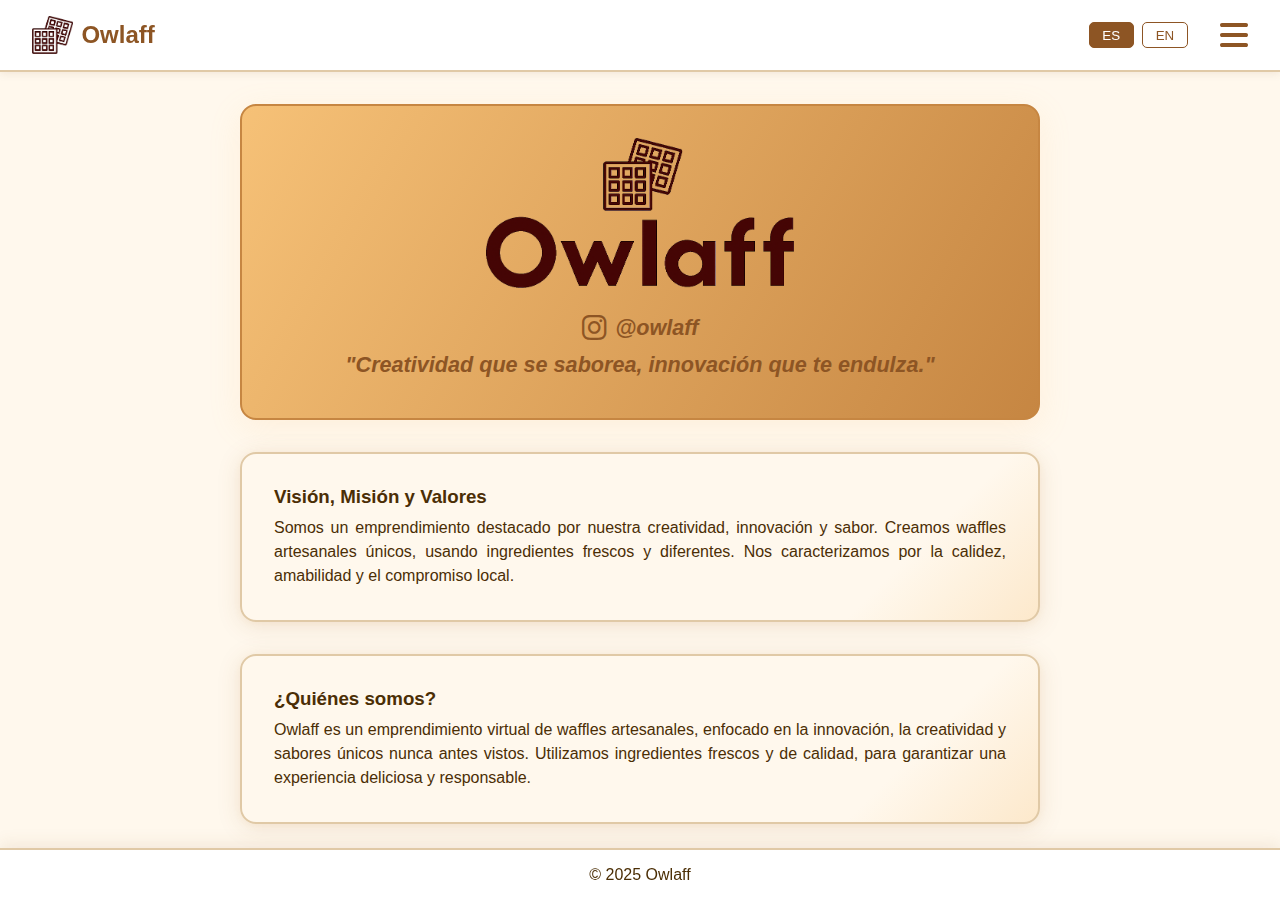
<file: index.html>
<!DOCTYPE html>
<html lang="es">
<head>
    <!-- Metadatos principales y enlaces a recursos externos -->
    <meta charset="UTF-8">
    <meta name="viewport" content="width=device-width, initial-scale=1.0">
    <title>Owlaff - Proyecto</title>
    <!-- Iconos FontAwesome -->
    <link rel="stylesheet" href="https://cdnjs.cloudflare.com/ajax/libs/font-awesome/6.5.0/css/all.min.css">
    <!-- Hoja de estilos principal -->
    <link rel="stylesheet" href="css/styles.css">
    <!-- Script de funcionalidades (idioma, menú, etc.) -->
    <script defer src="js/script.js"></script>
</head>
<body>
    <!-- Encabezado fijo con barra de navegación principal -->
    <header>
        <nav class="navbar">
            <!-- Logo e identidad visual, enlaza siempre al inicio -->
            <a href="index.html" class="logo">
                <img src="img/icon.png" alt="Owlaff icon" class="logo-img">
                <span class="logo-text">Owlaff</span>
            </a>
            <!-- Selector de idioma (ES/EN) -->
            <div class="lang-switch">
                <button id="lang-es">ES</button>
                <button id="lang-en">EN</button>
            </div>
            <!-- Botón menú hamburguesa para móviles -->
            <button class="menu-toggle" aria-label="Abrir menú">
                <i class="fas fa-bars"></i>
            </button>
            <!-- Menú de navegación principal -->
            <ul class="menu">
                <li><a href="index.html" data-i18n="menu_home">Inicio</a></li>
                <li><a href="about.html" data-i18n="menu_about">Sobre el Proyecto</a></li>
                <li><a href="gallery.html" data-i18n="menu_gallery">Galería</a></li>
                <li><a href="contact.html" data-i18n="menu_contact">Contacto</a></li>
            </ul>
        </nav>
    </header>
    <main>
        <!-- Sección principal (hero): logo grande, Instagram y eslogan -->
        <section class="hero box">
            <img src="img/logo.png" alt="Owlaff logo" class="hero-logo">
            <p class="hero-instagram">
                <i class="fab fa-instagram"></i>
                <span class="insta-user">@owlaff</span>
            </p>
            <h2 data-i18n="main_slogan" class="hero-slogan">"Creatividad que se saborea, innovación que te endulza."</h2>
        </section>
        <!-- Sección de visión, misión y valores de la marca -->
        <section class="box">
            <h3 data-i18n="main_vm_title">Visión, Misión y Valores</h3>
            <p data-i18n="main_vm">
                Somos un emprendimiento destacado por nuestra creatividad, innovación y sabor. Creamos waffles artesanales únicos, usando ingredientes frescos y diferentes. Nos caracterizamos por la calidez, amabilidad y el compromiso local.
            </p>
        </section>
        <!-- Sección de presentación: ¿Quiénes somos? -->
        <section class="box">
            <h3 data-i18n="main_about_title">¿Quiénes somos?</h3>
            <p data-i18n="main_about">
                Owlaff es un emprendimiento virtual de waffles artesanales, enfocado en la innovación, la creatividad y sabores únicos nunca antes vistos. Utilizamos ingredientes frescos y de calidad, para garantizar una experiencia deliciosa y responsable.
            </p>
        </section>
    </main>
    <!-- Pie de página fijo con derechos de autor -->
    <footer>
        <p>&copy; 2025 Owlaff</p>
    </footer>
</body>
</html>
</file>
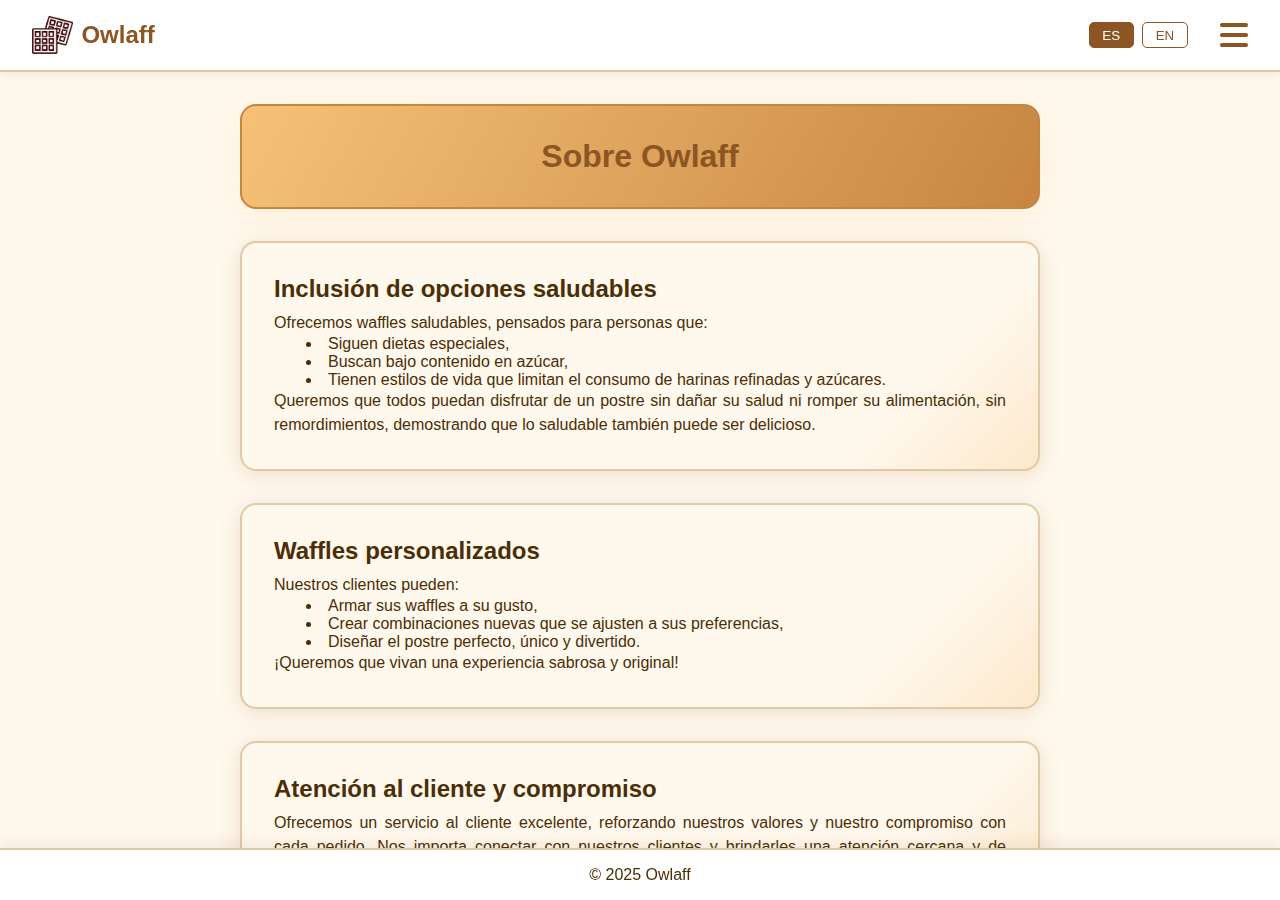
<file: about.html>
<!DOCTYPE html>
<html lang="es">
<head>
    <!-- Metadatos principales y enlaces a recursos externos -->
    <meta charset="UTF-8">
    <meta name="viewport" content="width=device-width, initial-scale=1.0">
    <title>Owlaff - Sobre el Proyecto</title>
    <!-- Iconos FontAwesome -->
    <link rel="stylesheet" href="https://cdnjs.cloudflare.com/ajax/libs/font-awesome/6.5.0/css/all.min.css">
    <!-- Hoja de estilos principal -->
    <link rel="stylesheet" href="css/styles.css">
    <!-- Script de funcionalidades (idioma, menú, etc.) -->
    <script defer src="js/script.js"></script>
</head>
<body>
    <!-- Encabezado fijo con barra de navegación principal -->
    <header>
        <nav class="navbar">
            <!-- Logo e identidad visual, enlaza siempre al inicio -->
            <a href="index.html" class="logo">
                <img src="img/icon.png" alt="Owlaff icon" class="logo-img">
                <span class="logo-text">Owlaff</span>
            </a>
            <!-- Selector de idioma (ES/EN) -->
            <div class="lang-switch">
                <button id="lang-es">ES</button>
                <button id="lang-en">EN</button>
            </div>
            <!-- Botón menú hamburguesa para móviles -->
            <button class="menu-toggle" aria-label="Abrir menú">
                <i class="fas fa-bars"></i>
            </button>
            <!-- Menú de navegación principal -->
            <ul class="menu">
                <li><a href="index.html" data-i18n="menu_home">Inicio</a></li>
                <li><a href="about.html" data-i18n="menu_about">Sobre el Proyecto</a></li>
                <li><a href="gallery.html" data-i18n="menu_gallery">Galería</a></li>
                <li><a href="contact.html" data-i18n="menu_contact">Contacto</a></li>
            </ul>
        </nav>
    </header>
    <main>
        <!-- Hero: título principal de la página -->
        <section class="hero box">
            <h1 data-i18n="about_title">Sobre Owlaff</h1>
        </section>
        <!-- Sección: opciones saludables para distintos públicos -->
        <section class="box">
            <h2 data-i18n="about_healthy_title">Inclusión de opciones saludables</h2>
            <p data-i18n="about_healthy_desc">Ofrecemos waffles saludables, pensados para personas que:</p>
            <ul>
                <li data-i18n="about_healthy_diet">Siguen dietas especiales,</li>
                <li data-i18n="about_healthy_sugar">Buscan bajo contenido en azúcar,</li>
                <li data-i18n="about_healthy_lifestyle">Tienen estilos de vida que limitan el consumo de harinas refinadas y azúcares.</li>
            </ul>
            <p data-i18n="about_healthy_final">Queremos que todos puedan disfrutar de un postre sin dañar su salud ni romper su alimentación, sin remordimientos, demostrando que lo saludable también puede ser delicioso.</p>
        </section>
        <!-- Sección: personalización de waffles -->
        <section class="box">
            <h2 data-i18n="about_custom_title">Waffles personalizados</h2>
            <p data-i18n="about_custom_desc">Nuestros clientes pueden:</p>
            <ul>
                <li data-i18n="about_custom_build">Armar sus waffles a su gusto,</li>
                <li data-i18n="about_custom_combine">Crear combinaciones nuevas que se ajusten a sus preferencias,</li>
                <li data-i18n="about_custom_design">Diseñar el postre perfecto, único y divertido.</li>
            </ul>
            <p data-i18n="about_custom_final">¡Queremos que vivan una experiencia sabrosa y original!</p>
        </section>
        <!-- Sección: atención al cliente y valores de servicio -->
        <section class="box">
            <h2 data-i18n="about_service_title">Atención al cliente y compromiso</h2>
            <p data-i18n="about_service">Ofrecemos un servicio al cliente excelente, reforzando nuestros valores y nuestro compromiso con cada pedido. Nos importa conectar con nuestros clientes y brindarles una atención cercana y de confianza.</p>
        </section>
        <!-- Sección: ofertas y paquetes especiales -->
        <section class="box">
            <h2 data-i18n="about_offers_title">Ofertas y paquetes especiales</h2>
            <ul>
                <li data-i18n="about_offers_events">Paquetes para eventos y fechas especiales,</li>
                <li data-i18n="about_offers_combos">Combos semanales,</li>
                <li data-i18n="about_offers_activities">Actividades para interactuar con el público y mantener una variedad de marketing.</li>
            </ul>
        </section>
        <!-- Sección: redes sociales y contacto digital -->
        <section class="box">
            <h2 data-i18n="about_social_title">Redes sociales</h2>
            <p data-i18n="about_social">Contamos con una página de Instagram donde podrás:</p>
            <ul>
                <li data-i18n="about_social_promos">Ver nuestras promociones,</li>
                <li data-i18n="about_social_products">Consultar productos y novedades,</li>
                <li data-i18n="about_social_contact">Enviar tus consultas y recibir atención rápida.</li>
            </ul>
        </section>
    </main>
    <!-- Pie de página fijo con derechos de autor -->
    <footer>
        <p>&copy; 2025 Owlaff</p>
    </footer>
</body>
</html>
</file>
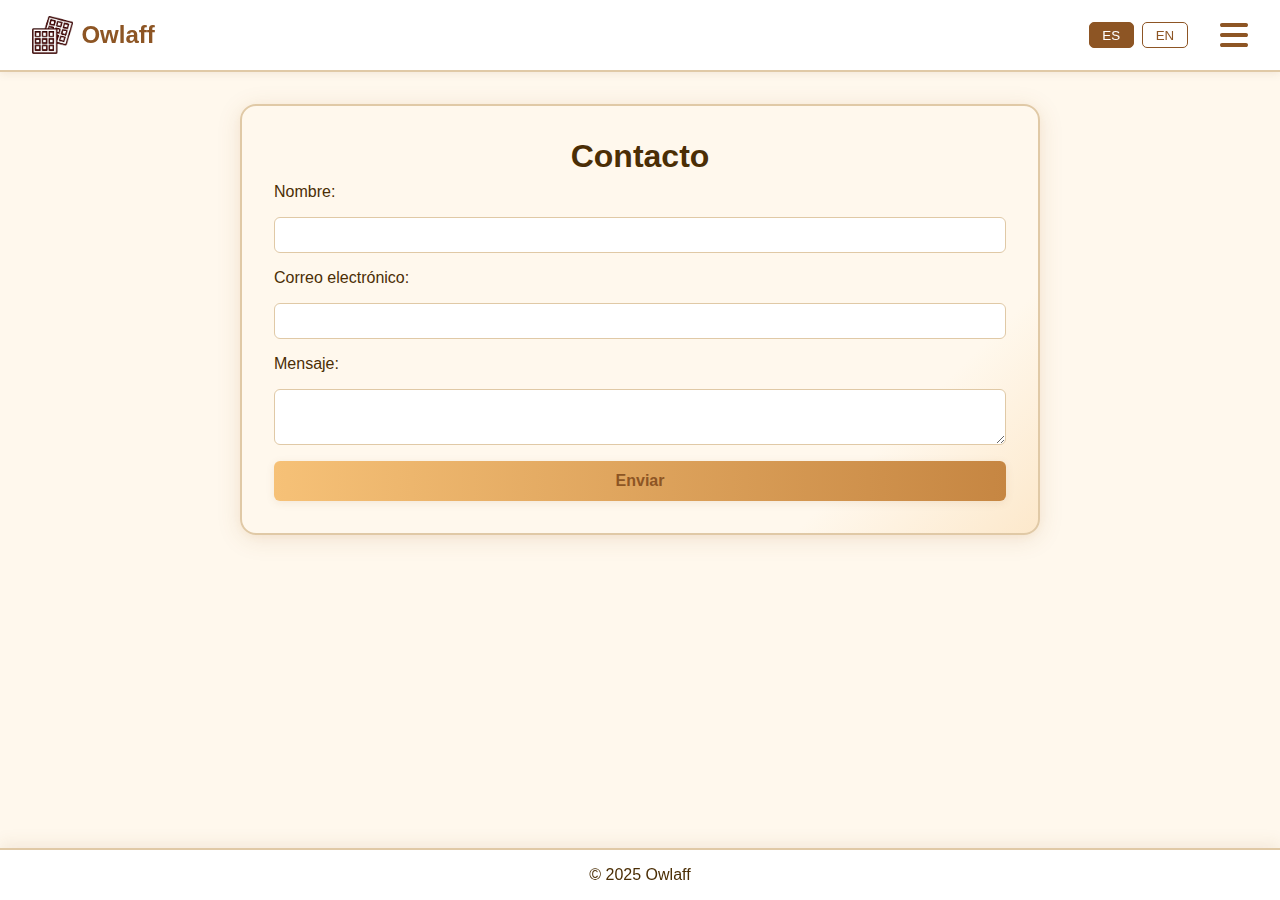
<file: contact.html>
<!DOCTYPE html>
<html lang="es">
<head>
    <!-- Metadatos principales y enlaces a recursos externos -->
    <meta charset="UTF-8">
    <meta name="viewport" content="width=device-width, initial-scale=1.0">
    <title>Owlaff - Contacto</title>
    <!-- Iconos FontAwesome -->
    <link rel="stylesheet" href="https://cdnjs.cloudflare.com/ajax/libs/font-awesome/6.5.0/css/all.min.css">
    <!-- Hoja de estilos principal -->
    <link rel="stylesheet" href="css/styles.css">
    <!-- Script de funcionalidades (idioma, menú, etc.) -->
    <script defer src="js/script.js"></script>
</head>
<body>
    <!-- Encabezado fijo con barra de navegación principal -->
    <header>
        <nav class="navbar">
            <!-- Logo e identidad visual, enlaza siempre al inicio -->
            <a href="index.html" class="logo">
                <img src="img/icon.png" alt="Owlaff icon" class="logo-img">
                <span class="logo-text">Owlaff</span>
            </a>
            <!-- Selector de idioma (ES/EN) -->
            <div class="lang-switch">
                <button id="lang-es">ES</button>
                <button id="lang-en">EN</button>
            </div>
            <!-- Botón menú hamburguesa para móviles -->
            <button class="menu-toggle" aria-label="Abrir menú">
                <i class="fas fa-bars"></i>
            </button>
            <!-- Menú de navegación principal -->
            <ul class="menu">
                <li><a href="index.html" data-i18n="menu_home">Inicio</a></li>
                <li><a href="about.html" data-i18n="menu_about">Sobre el Proyecto</a></li>
                <li><a href="gallery.html" data-i18n="menu_gallery">Galería</a></li>
                <li><a href="contact.html" data-i18n="menu_contact">Contacto</a></li>
            </ul>
        </nav>
    </header>
    <main>
        <!-- Sección principal: formulario de contacto para consultas y mensajes -->
        <section class="box">
            <h1 data-i18n="contact_title">Contacto</h1>
            <form class="contact-form">
                <!-- Campo nombre del usuario -->
                <label for="name" data-i18n="contact_name">Nombre:</label>
                <input type="text" id="name" name="name" required>
                <!-- Campo correo electrónico del usuario -->
                <label for="email" data-i18n="contact_email">Correo electrónico:</label>
                <input type="email" id="email" name="email" required>
                <!-- Campo mensaje del usuario -->
                <label for="message" data-i18n="contact_message">Mensaje:</label>
                <textarea id="message" name="message" required></textarea>
                <!-- Botón para enviar el formulario -->
                <button type="submit" data-i18n="contact_send">Enviar</button>
            </form>
        </section>
    </main>
    <!-- Pie de página fijo con derechos de autor -->
    <footer>
        <p>&copy; 2025 Owlaff</p>
    </footer>
</body>
</html>
</file>
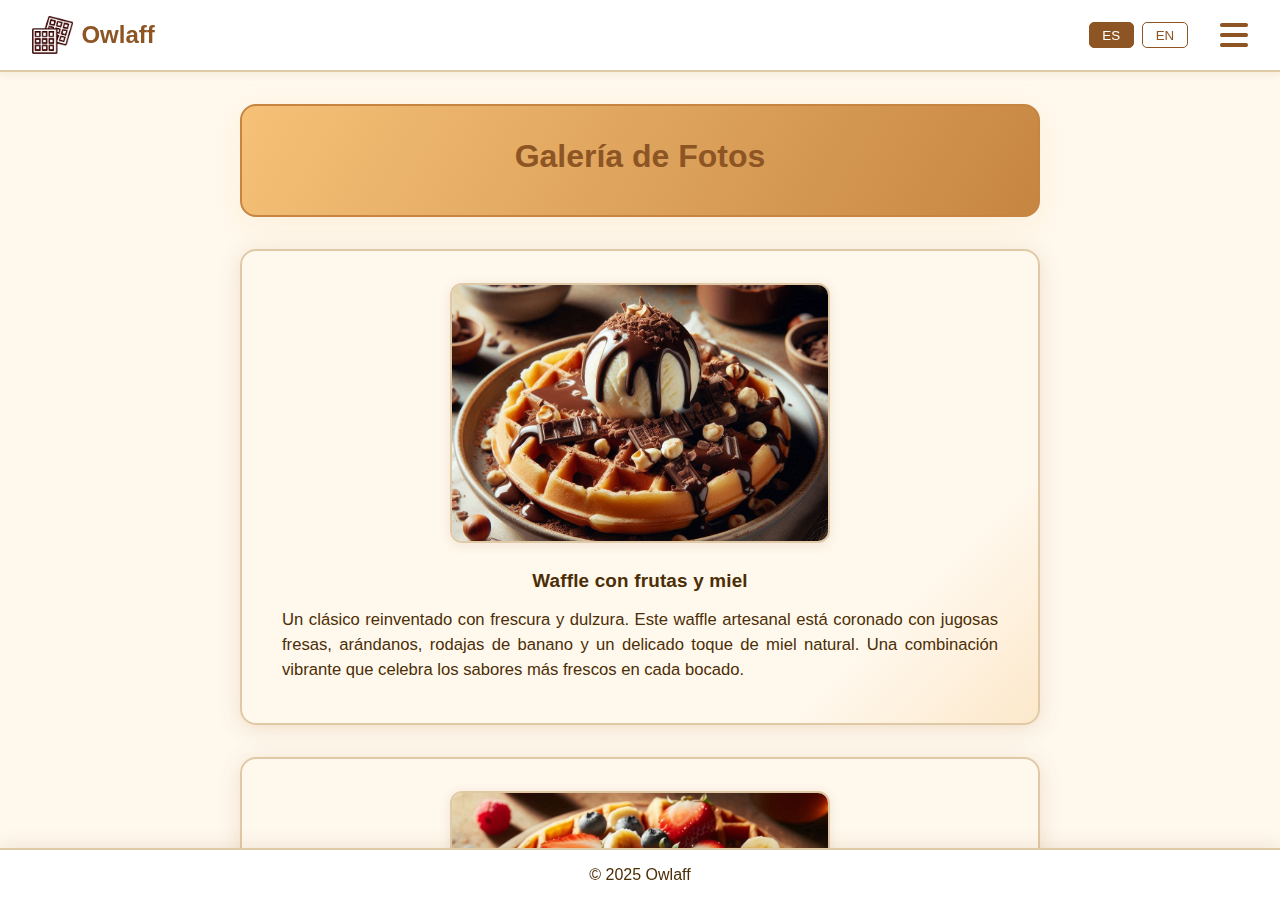
<file: gallery.html>
<!DOCTYPE html>
<html lang="es">
<head>
    <!-- Metadatos principales y enlaces a recursos externos -->
    <meta charset="UTF-8">
    <meta name="viewport" content="width=device-width, initial-scale=1.0">
    <title>Owlaff - Galería</title>
    <!-- Iconos FontAwesome -->
    <link rel="stylesheet" href="https://cdnjs.cloudflare.com/ajax/libs/font-awesome/6.5.0/css/all.min.css">
    <!-- Hoja de estilos principal -->
    <link rel="stylesheet" href="css/styles.css">
    <!-- Script de funcionalidades (idioma, menú, etc.) -->
    <script defer src="js/script.js"></script>
</head>
<body>
    <!-- Encabezado fijo con barra de navegación principal -->
    <header>
        <nav class="navbar">
            <!-- Logo e identidad visual, enlaza siempre al inicio -->
            <a href="index.html" class="logo">
                <img src="img/icon.png" alt="Owlaff icon" class="logo-img">
                <span class="logo-text">Owlaff</span>
            </a>
            <!-- Selector de idioma (ES/EN) -->
            <div class="lang-switch">
                <button id="lang-es">ES</button>
                <button id="lang-en">EN</button>
            </div>
            <!-- Botón menú hamburguesa para móviles -->
            <button class="menu-toggle" aria-label="Abrir menú">
                <i class="fas fa-bars"></i>
            </button>
            <!-- Menú de navegación principal -->
            <ul class="menu">
                <li><a href="index.html" data-i18n="menu_home">Inicio</a></li>
                <li><a href="about.html" data-i18n="menu_about">Sobre el Proyecto</a></li>
                <li><a href="gallery.html" data-i18n="menu_gallery">Galería</a></li>
                <li><a href="contact.html" data-i18n="menu_contact">Contacto</a></li>
            </ul>
        </nav>
    </header>
    <main>
        <!-- Hero: título principal de la galería -->
        <section class="hero box">
            <h1 data-i18n="gallery_title">Galería de Fotos</h1>
        </section>
        <!-- Galería de imágenes: cada sección representa una foto con su título y descripción -->
        <!-- Primera imagen: waffle con frutas y miel -->
        <section class="photo-box box">
            <img src="img/img1.jpeg" alt="Foto 1" class="photo">
            <h2 class="photo-title" data-i18n="gallery_img1_title">Waffle con frutas y miel</h2>
            <p class="photo-desc" data-i18n="gallery_img1_desc">Un clásico reinventado con frescura y dulzura. Este waffle artesanal está coronado con jugosas fresas, arándanos, rodajas de banano y un delicado toque de miel natural. Una combinación vibrante que celebra los sabores más frescos en cada bocado.</p>
        </section>
        <!-- Segunda imagen: waffle con chocolate y avellanas -->
        <section class="photo-box box">
            <img src="img/img2.jpeg" alt="Foto 2" class="photo">
            <h2 class="photo-title" data-i18n="gallery_img2_title">Waffle con chocolate y avellanas</h2>
            <p class="photo-desc" data-i18n="gallery_img2_desc">La indulgencia perfecta hecha waffle. Bañado en chocolate oscuro fundido y espolvoreado con trozos de avellanas tostadas, este waffle gourmet se acompaña de una bola de helado de vainilla para equilibrar lo crujiente con lo cremoso. Pura tentación.</p>
        </section>
        <!-- Tercera imagen: waffle salado con pollo frito -->
        <section class="photo-box box">
            <img src="img/img3.jpeg" alt="Foto 3" class="photo">
            <h2 class="photo-title" data-i18n="gallery_img3_title">Waffle salado con pollo frito</h2>
            <p class="photo-desc" data-i18n="gallery_img3_desc">Una fusión irresistible entre lo dulce y lo salado. Crujiente pollo frito servido sobre un waffle dorado, con un suave toque de sirope de maple y un fresco acompañamiento de arúgula. Ideal para quienes buscan algo diferente, sabroso y reconfortante.</p>
        </section>
    </main>
    <!-- Pie de página fijo con derechos de autor -->
    <footer>
        <p>&copy; 2025 Owlaff</p>
    </footer>
</body>
</html>
</file>
<file: css/styles.css>
:root {
    /* Variables globales de colores y gradientes para no tener que usar los codigos muy seguido */
    --color-bg-main: #fff8ed;
    --color-bg-white: #fff;
    --color-bg-hero-gradient: linear-gradient(120deg, #f6c177 0%, #c68642 100%);
    --color-bg-btn-gradient: linear-gradient(90deg, #8d5524 0%, #f6c177 100%);
    --color-bg-btn-gradient-hover: linear-gradient(90deg, #f6c177 0%, #8d5524 100%);
    --color-border-main: #e0c9a6;
    --color-primary: #8d5524;
    --color-primary-light: #c68642;
    --color-shadow: 0 2px 8px rgba(141,85,36,0.10);
    --color-shadow-strong: 0 4px 16px rgba(141,85,36,0.10);
    --color-shadow-photo: 0 2px 12px rgba(141,85,36,0.12);
    --color-shadow-hero: 0 8px 32px rgba(246,193,119,0.15);
    --color-shadow-footer: 0 -2px 8px rgba(92,51,16,0.05);
    --color-text-main: #4b2e05;
    --color-text-white: #fff;
    --color-btn-hover: #c68642;
    --color-btn: #f6c177;
    --color-box-gradient: linear-gradient(135deg, #fff8ed 80%, #f6c177 150%);
}

/* Modelo de cajas y reset de márgenes/paddings */
* {
    box-sizing: border-box; /* Asegura que el padding y border se incluyan en el ancho/alto total */
    margin: 0; /* Elimina márgenes por defecto */
    padding: 0; /* Elimina paddings por defecto */
}

/* Altura base para html y body */
html, body {
    height: 100%; /* Asegura que html y body ocupen toda la altura de la ventana */
}

/* Estilos generales del body */
body {
    font-family: 'Segoe UI', Arial, sans-serif; /* Fuente base */
    background: var(--color-bg-main); /* Fondo principal */
    min-height: 100vh; /* Asegura que el body ocupe al menos toda la altura de la ventana */
    display: flex; /* Flexbox para alinear contenido */
    flex-direction: column; /* Coloca los elementos en columna */
    color: var(--color-text-main); /* Color de texto principal */
    padding-top: 0; /* Elimina padding superior */
}

/* Header fijo superior */
header {
    box-shadow: var(--color-shadow); /* Sombra para el header */
    background: var(--color-bg-white); /* Fondo blanco para el header */
    border-bottom: 2px solid var(--color-border-main); /* Borde inferior del header */
    position: fixed; /* Fija el header en la parte superior */
    top: 0; /* Posición superior */
    left: 0; /* Posición izquierda */
    width: 100%; /* Ancho completo */
    z-index: 100; /* Asegura que el header esté por encima de otros elementos */
}

/* Barra de navegación principal */
.navbar {
    display: flex; /* Flexbox para alinear elementos */
    align-items: center; /* Alinea verticalmente al centro */
    justify-content: space-between; /* Espacio entre elementos */
    padding: 1rem 2rem; /* Padding para el header */
    position: relative; /* Posición relativa para el menú desplegable */
}

/* Contenedor del logo */
.logo {
    display: flex; /* Flexbox para alinear logo e texto */
    align-items: center; /* Alinea verticalmente al centro */
    gap: 0.5rem; /* Espacio entre logo e texto */
    text-decoration: none; /* Elimina subrayado del enlace */
}

/* Imagen del logo */
.logo-img {
    height: 38px; /* Altura del logo */
    width: auto; /* Ancho automático para mantener proporciones */
    vertical-align: middle; /* Alineación vertical del logo */
    display: inline-block; /* Asegura que el logo se comporte como un bloque en línea */
}

/* Texto del logo */
.logo-text {
    vertical-align: middle; /* Alineación vertical del texto */
    font-weight: bold; /* Negrita para el texto del logo */
    font-size: 1.5rem; /* Tamaño de fuente del texto del logo */
    color: var(--color-primary); /* Color del texto del logo */
    text-decoration: none; /* Elimina subrayado del enlace */
}

/* Botón hamburguesa del menú */
.menu-toggle {
    display: block; /* Muestra el botón de menú */
    font-size: 2rem; /* Tamaño de fuente del icono */
    background: none; /* Sin fondo */
    border: none; /* Sin borde */
    cursor: pointer; /* Cursor de puntero al pasar por encima */
    margin-left: 1.5rem; /* Margen izquierdo para separar del logo */
    position: relative; /* Posición relativa para el icono */
    top: 1px; /* Ajuste vertical del icono */
    color: var(--color-primary); /* Color del icono */
}

/* Menú desplegable */
.menu {
    list-style: none; /* Elimina viñetas de la lista */
    display: flex; /* Flexbox para alinear elementos del menú */
    flex-direction: column; /* Coloca los elementos en columna */
    gap: 1.5rem; /* Espacio entre elementos del menú */
    position: fixed; /* Fija el menú en la pantalla */
    top: 70px; /* Posición debajo del header */
    right: 1rem; /* Posición a la derecha */
    background: var(--color-bg-white); /* Fondo blanco para el menú */
    box-shadow: 0 6px 24px 0 rgba(141,85,36,0.13); /* Sombra para el menú */
    border: 2px solid var(--color-border-main); /* Borde del menú */
    border-radius: 0 0 12px 12px; /* Bordes redondeados inferiores */
    width: 220px; /* Ancho del menú */
    z-index: 200; /* Asegura que el menú esté por encima de otros elementos */
    padding: 0 0 0 0; /* Padding interno del menú */
    align-items: flex-start; /* Alinea los elementos al inicio */
    transition: max-height 0.35s cubic-bezier(0.4,0,0.2,1), opacity 0.25s, padding 0.2s; /* Transiciones suaves para abrir/cerrar el menú */
    max-height: 0; /* Altura máxima inicial del menú (cerrado) */
    opacity: 0; /* Opacidad inicial del menú (cerrado) */
    overflow: hidden; /* Oculta el contenido desbordado */
}

/* Enlaces del menú */
.menu li a {
    text-decoration: none; /* Elimina subrayado de los enlaces */
    color: var(--color-primary); /* Color de los enlaces */
    font-weight: 500; /* Peso de fuente de los enlaces */
    padding: 0.5rem 1rem; /* Padding interno de los enlaces */
    border-radius: 8px; /* Bordes redondeados para los enlaces */
    transition: background 0.2s, color 0.2s; /* Transiciones suaves para hover */
}

/* Hover en enlaces del menú */
.menu li a:hover {
    background: var(--color-primary); /* Fondo al pasar el mouse */
    color: var(--color-bg-white); /* Color del texto al pasar el mouse */
    box-shadow: var(--color-shadow-strong); /* Sombra al pasar el mouse */
}

/* Menú abierto */
.menu.open {
    max-height: 500px; /* Altura máxima al abrir el menú */
    opacity: 1; /* Opacidad al abrir el menú */
    padding: 1rem 0; /* Padding interno al abrir el menú */
}

/* Selector de idioma */
.lang-switch {
    display: flex; /* Flexbox para alinear botones de idioma */
    gap: 0.5rem; /* Espacio entre botones */
    margin-left: auto; /* Alinea a la derecha */
    margin-right: 0.5rem; /* Margen derecho para separar del borde */
}

/* Botones de idioma */
.lang-switch button {
    border: 1px solid var(--color-primary); /* Borde del botón */
    background: var(--color-bg-white); /* Fondo blanco del botón */
    color: var(--color-primary); /* Color del texto del botón */
    border-radius: 5px; /* Bordes redondeados del botón */
    padding: 0.3rem 0.8rem; /* Padding interno del botón */
    cursor: pointer; /* Cursor de puntero al pasar por encima */
    transition: background 0.2s, color 0.2s; /* Transiciones suaves para hover */
}

/* Botón de idioma activo o hover */
.lang-switch button.active, .lang-switch button:hover {
    background: var(--color-primary); /* Fondo al pasar el mouse o activo */
    color: var(--color-bg-white); /* Color del texto al pasar el mouse o activo */
}

/* Área principal desplazable */
main {
    flex: 1 0 auto; /* Permite que el main ocupe el espacio restante */
    padding: 6.5rem 1rem 4.5rem 1rem; /* Padding para el contenido principal */
    display: flex; /* Flexbox para alinear contenido */
    flex-direction: column; /* Coloca los elementos en columna */
    align-items: center; /* Alinea los elementos al centro */
    overflow-y: auto; /* Permite desplazamiento vertical */
    height: 100vh; /* Altura completa de la ventana */
    box-sizing: border-box; /* Incluye padding y border en el ancho/alto total */
}

/* Caja principal reutilizable */
.box {
    background: linear-gradient(135deg, #fff8ed 80%, #f6c177 150%); /* Fondo con gradiente */
    box-shadow: 0 4px 24px 0 rgba(141,85,36,0.13), 0 1.5px 6px 0 rgba(246,193,119,0.10); /* Sombra para la caja */
    border: 2.5px solid var(--color-border-main); /* Borde de la caja */
    border-radius: 16px; /* Bordes redondeados de la caja */
    padding: 2rem; /* Padding interno de la caja */
    margin-bottom: 2rem; /* Margen inferior de la caja */
    max-width: 800px; /* Ancho máximo de la caja */
    width: 100%; /* Ancho completo de la caja */
    float: left; /* Permite que la caja flote a la izquierda */
    transition: box-shadow 0.2s; /* Transición suave para la sombra */
}

/* Sombra al pasar el mouse sobre la caja */
.box:hover {
    box-shadow: 0 8px 32px 0 rgba(141,85,36,0.18), 0 2px 12px 0 rgba(246,193,119,0.13); /* Sombra más intensa al pasar el mouse */
}

/* Caja hero (principal): caja destacada en la parte superior de la página */
.hero {
    background: var(--color-bg-hero-gradient); /* Fondo con gradiente especial para la hero */
    color: var(--color-primary); /* Color de texto principal */
    box-shadow: var(--color-shadow-hero); /* Sombra más notoria para destacar */
    border: 2px solid var(--color-primary-light); /* Borde con color primario claro */
}

/* Galería de fotos: contenedor principal de la galería */
.gallery {
    display: flex; /* Usa flexbox para organizar el contenido */
    flex-direction: column; /* Coloca los elementos en columna */
    align-items: center; /* Centra los elementos horizontalmente */
}

/* Título de la galería */
.gallery h1 {
    margin-bottom: 2rem; /* Espacio inferior para separar el título de las fotos */
}

/* Contenedor de fotos de la galería */
.photos {
    display: flex; /* Usa flexbox para las fotos */
    flex-wrap: wrap; /* Permite que las fotos pasen a la siguiente línea si no caben */
    gap: 1rem; /* Espacio entre las fotos */
    justify-content: center; /* Centra las fotos horizontalmente */
    margin-top: 0; /* Sin margen superior */
}

/* Estilos para cada foto en la galería */
.photo {
    width: 380px; /* Ancho fijo de la imagen */
    height: 260px; /* Alto fijo de la imagen */
    object-fit: cover; /* Ajusta la imagen para cubrir el contenedor sin distorsión */
    border-radius: 12px; /* Bordes redondeados */
    box-shadow: var(--color-shadow-photo); /* Sombra suave para resaltar la imagen */
    border: 2px solid var(--color-border-main); /* Borde alrededor de la imagen */
    float: left; /* Permite que la imagen flote a la izquierda */
}

/* Contenedor principal del formulario de contacto */
.contact-form {
    display: flex; /* Usa flexbox para organizar los campos */
    flex-direction: column; /* Coloca los campos en columna */
    gap: 1rem; /* Espacio entre los campos */
}

/* Estilos para los campos de entrada y área de texto */
.contact-form input, .contact-form textarea {
    border: 1px solid var(--color-border-main); /* Borde de los campos */
    border-radius: 6px; /* Bordes redondeados */
    padding: 0.5rem; /* Espaciado interno */
    font-size: 1rem; /* Tamaño de fuente */
    resize: vertical; /* Permite redimensionar verticalmente el textarea */
}

/* Botón del formulario de contacto: estilos base */
.contact-form button {
    background: linear-gradient(90deg, #f6c177 0%, #c68642 100%); /* Fondo con gradiente */
    color: var(--color-primary); /* Color de texto */
    border: none; /* Sin borde */
    border-radius: 6px; /* Bordes redondeados */
    padding: 0.7rem 1.5rem; /* Espaciado interno */
    font-size: 1rem; /* Tamaño de fuente */
    cursor: pointer; /* Cursor tipo puntero */
    box-shadow: var(--color-shadow); /* Sombra suave */
    transition: background 0.2s, color 0.2s; /* Transición suave */
    font-weight: 600; /* Texto en semi-negrita */
}

/* Botón del formulario de contacto: efecto hover */
.contact-form button:hover {
    background: linear-gradient(90deg, #c68642 0%, #f6c177 100%); /* Gradiente invertido */
    color: var(--color-bg-white); /* Texto blanco al pasar el mouse */
}

/* Footer fijo inferior: permanece visible en la parte inferior de la pantalla */
footer {
    flex-shrink: 0; /* Evita que el footer se reduzca en flexbox */
    text-align: center; /* Centra el texto dentro del footer */
    padding: 1rem; /* Espaciado interno */
    background: var(--color-bg-white); /* Fondo blanco */
    border-top: 2.5px solid var(--color-border-main); /* Borde superior */
    box-shadow: 0 -4px 16px 0 rgba(141,85,36,0.10); /* Sombra superior */
    position: fixed; /* Fija el footer en la parte inferior */
    left: 0; /* Alinea a la izquierda */
    bottom: 0; /* Alinea abajo */
    width: 100%; /* Ocupa todo el ancho */
    z-index: 100; /* Prioridad sobre otros elementos */
}

/* Listas con sangría: mejora la legibilidad de los elementos de lista */
ul li {
    list-style-position: inside; /* Coloca la viñeta dentro del contenido */
    padding-left: 1em; /* Sangría a la izquierda */
    text-indent: 1em; /* Sangría del texto */
}

/* Títulos generales */
h1, h2, h3 {
    margin-bottom: 0.5rem; /* Espacio inferior para separar títulos de contenido */
}

/* Título especial de about */
h1[data-i18n="about_title"] {
    margin-bottom: 0; /* Sin margen inferior para este título específico */
}

/* Imagen principal hero */
.hero-logo {
    height: 150px; /* Altura de la imagen principal */
    width: auto; /* Ancho automático para mantener proporciones */
    display: block; /* Muestra la imagen como bloque */
    margin: 0 auto 1rem auto; /* Centra la imagen y agrega margen inferior */
}

/* Instagram principal: contenedor del enlace de Instagram en la sección hero */
.hero-instagram {
    display: flex; /* Usa flexbox para alinear el contenido */
    justify-content: center; /* Centra horizontalmente */
    align-items: center; /* Centra verticalmente */
    font-size: 1.35rem; /* Tamaño de fuente */
    font-style: italic; /* Texto en cursiva */
    color: var(--color-primary); /* Color principal */
    margin-top: 1.5rem; /* Margen superior */
    margin-bottom: 0.5rem; /* Margen inferior */
    gap: 0.4em; /* Espacio entre elementos */
}

/* Icono de Instagram dentro del hero */
.hero-instagram .fa-instagram {
    color: var(--color-primary); /* Color del icono */
    font-size: 1.3em; /* Tamaño del icono */
    margin: 0; /* Sin margen */
    align-self: baseline; /* Alinea el icono con la línea base */
    position: relative; /* Posición relativa para ajuste vertical */
    top: 2px; /* Ajuste vertical del icono */
}

/* Usuario de Instagram (nombre de usuario) */
.hero-instagram .insta-user {
    font-weight: 600; /* Texto en semi-negrita */
    color: var(--color-primary); /* Color del texto */
}

/* Eslogan principal en la sección hero */
.hero-slogan {
    text-align: center; /* Centra el texto */
    font-size: 1.35rem; /* Tamaño de fuente */
    font-style: italic; /* Texto en cursiva */
    margin-top: 0.5rem; /* Margen superior */
}

/* Título de cada foto en la galería */
.photo-title {
    margin-top: 1.2rem; /* Margen superior */
    margin-bottom: 0.5rem; /* Margen inferior */
    font-size: 1.18rem; /* Tamaño de fuente */
    font-weight: 700; /* Negrita */
    text-align: center; /* Centra el texto */
    letter-spacing: 0.01em; /* Espaciado entre letras */
}

/* Descripción de cada foto en la galería */
.photo-desc {
    margin: 0 0 0.5rem 0; /* Margen inferior */
    font-size: 1.04rem; /* Tamaño de fuente */
    line-height: 1.5; /* Altura de línea */
    text-align: justify; /* Justifica el texto */
    padding: 0 0.5rem; /* Padding lateral */
}

/* Caja individual de cada foto en la galería */
.photo-box.box {
    display: flex; /* Usa flexbox */
    flex-direction: column; /* Elementos en columna */
    align-items: center; /* Centra los elementos horizontalmente */
    gap: 0.5rem; /* Espacio entre elementos */
}

/* Justificar texto en cajas principales */
.box p {
    text-align: justify; /* Justifica el texto dentro de las cajas */
    line-height: 1.5; /* Altura de línea para mejor legibilidad */
}

/* Eliminar margen inferior de la última caja */
main > .box:last-of-type {
    margin-bottom: 0; /* Elimina el margen inferior de la última caja para evitar espacio extra */
}

/* Centrar título principal en sección box */
section.box > h1 {
    text-align: center; /* Centra el título principal dentro de la caja */
}

/* Responsive: ancho y padding de cajas */
@media (max-width: 900px) {
    .box {
        max-width: 98vw; /* Hace que la caja ocupe casi todo el ancho de la pantalla */
        padding: 1rem; /* Reduce el padding para pantallas pequeñas */
    }
    .photos {
        flex-direction: column; /* Coloca las fotos en columna */
        align-items: center; /* Centra las fotos horizontalmente */
    }
}

/* Responsive: menú y navbar */
@media (max-width: 700px) {
    .navbar {
        flex-direction: column; /* Coloca los elementos de la navbar en columna */
        align-items: flex-start; /* Alinea los elementos al inicio */
    }
    .menu {
        width: 100%; /* El menú ocupa todo el ancho */
        left: 0; /* Alinea el menú a la izquierda */
        right: 0; /* Alinea el menú a la derecha */
        top: 64px; /* Ajusta la posición superior del menú */
        padding: 1rem 0; /* Padding vertical para el menú */
    }
    .menu-toggle {
        display: block; /* Muestra el botón de menú hamburguesa */
    }
}
</file>
